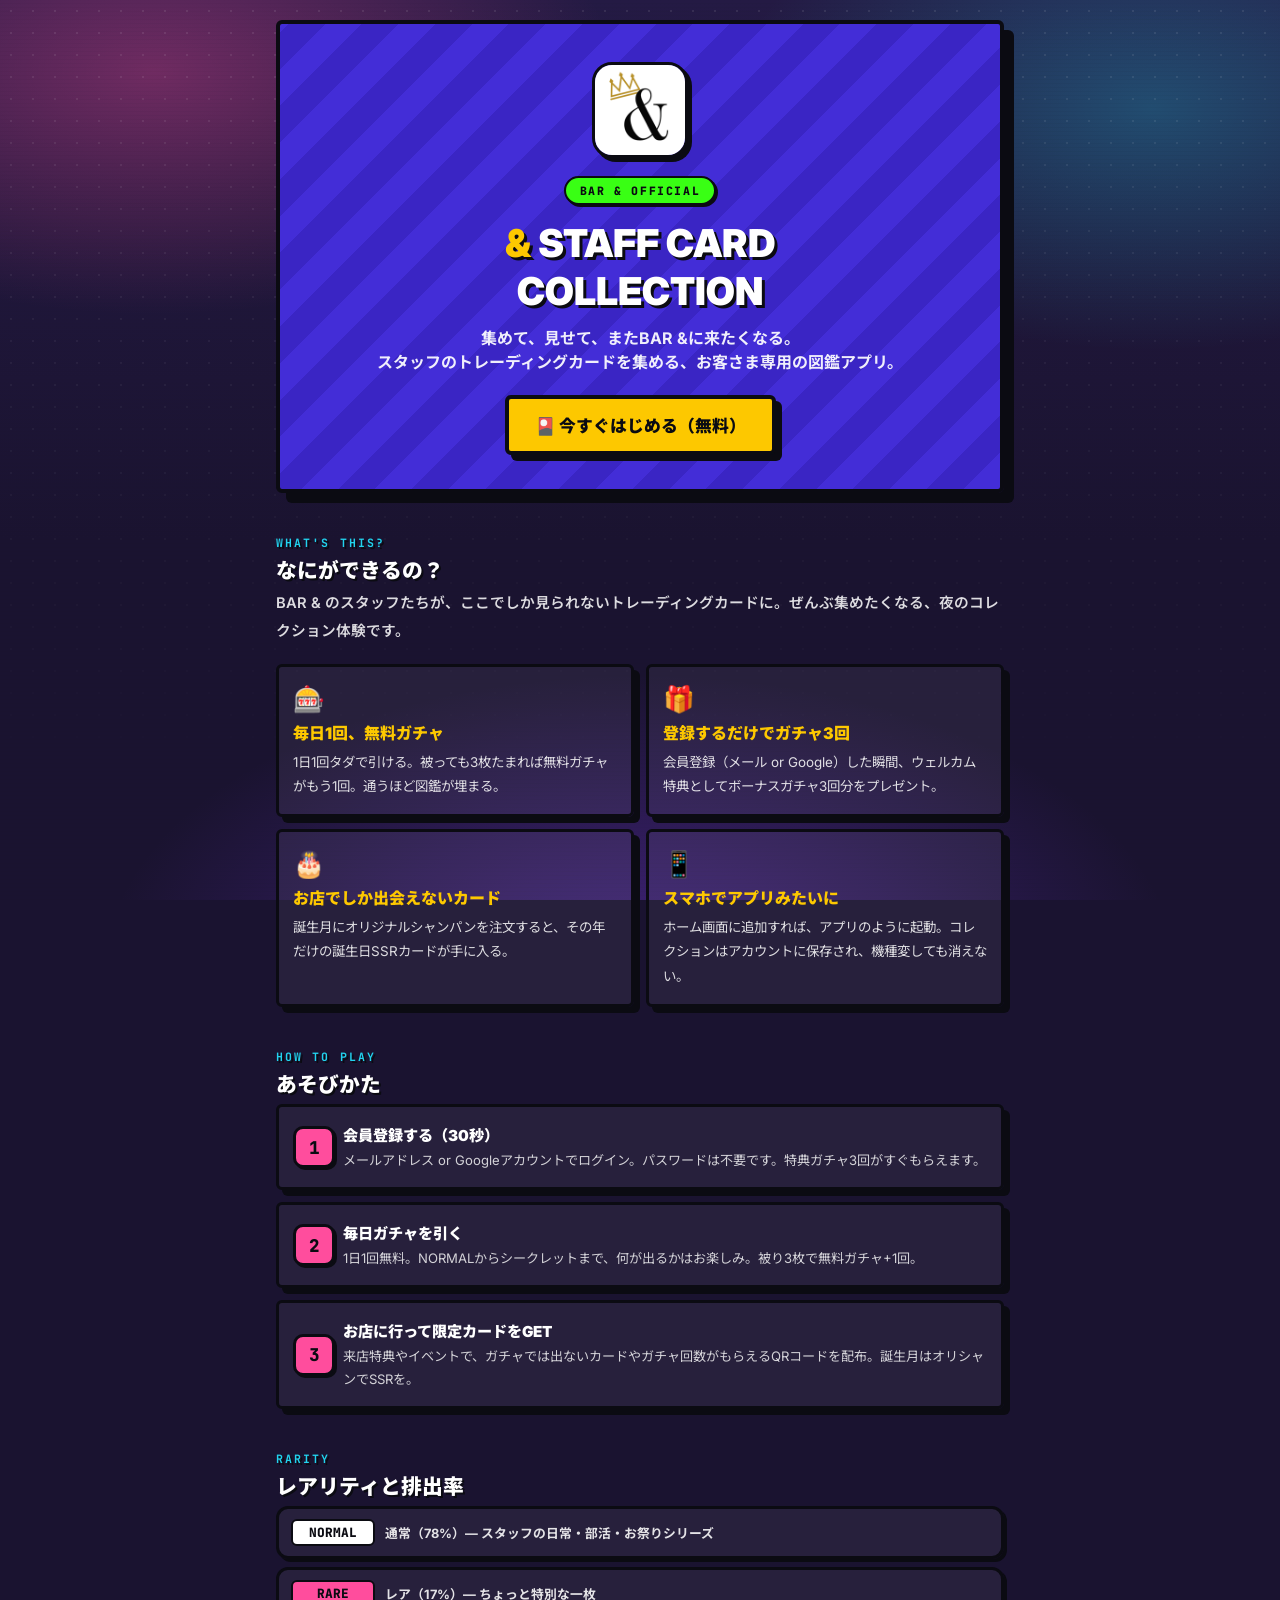
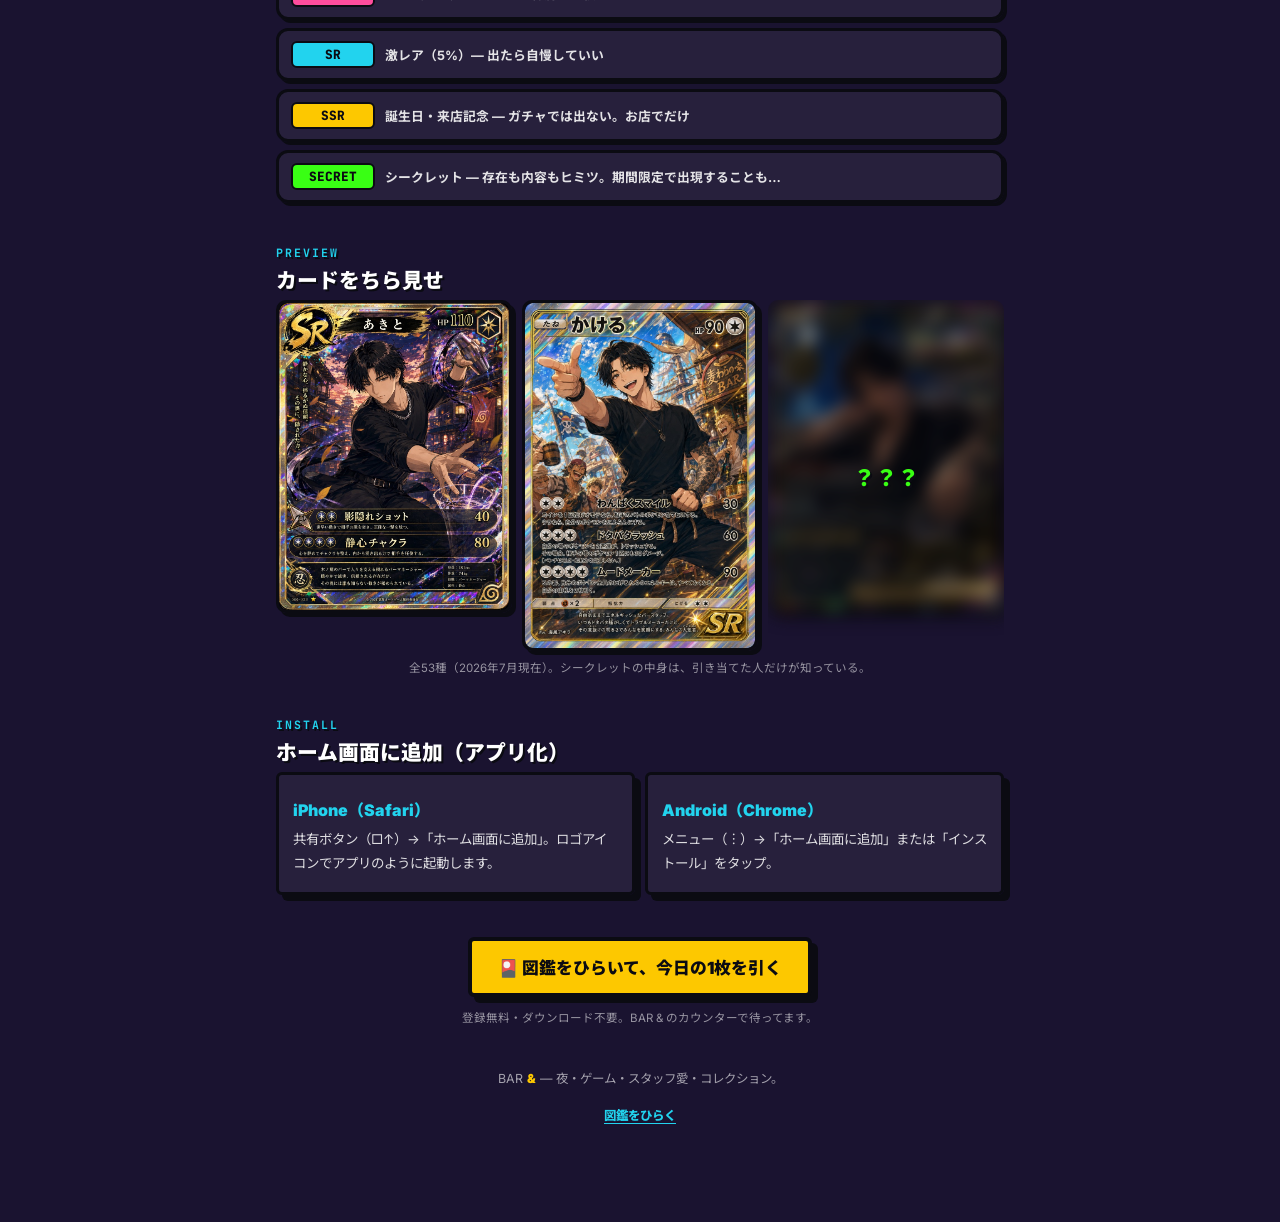
<file: about.html>
<!doctype html>
<html lang="ja">
  <head>
    <meta charset="UTF-8" />
    <meta name="viewport" content="width=device-width, initial-scale=1.0, viewport-fit=cover" />
    <meta name="theme-color" content="#1a1330" />
    <meta
      name="description"
      content="BAR & 公式「&スタッフカード図鑑」の紹介ページ。毎日1回無料ガチャでスタッフカードを集めよう。来店やイベントでしか手に入らない限定カードも。"
    />
    <title>&スタッフカード図鑑とは | BAR &amp;</title>

    <!-- OGP（LINE/Instagram/X でURLを共有した時の見え方） -->
    <meta property="og:type" content="website" />
    <meta property="og:site_name" content="BAR &amp;" />
    <meta property="og:title" content="&スタッフカード図鑑とは | BAR &amp;" />
    <meta property="og:description" content="毎日1回無料ガチャでBAR &のスタッフカードを集めよう。登録でガチャ3回プレゼント。来店限定カードも。" />
    <meta property="og:url" content="https://bar--cardcollection.pages.dev/about.html" />
    <meta property="og:image" content="https://bar--cardcollection.pages.dev/assets/icons/icon-512.png" />
    <meta name="twitter:card" content="summary" />

    <link rel="manifest" href="./manifest.webmanifest" />
    <link rel="icon" type="image/svg+xml" href="./assets/icons/icon.svg" />
    <link rel="apple-touch-icon" href="./assets/icons/apple-touch-icon.png" />

    <link rel="preconnect" href="https://fonts.googleapis.com" />
    <link rel="preconnect" href="https://fonts.gstatic.com" crossorigin />
    <link
      href="https://fonts.googleapis.com/css2?family=Inter:wght@400;600;700;800;900&family=JetBrains+Mono:wght@500;700;800&family=Noto+Sans+JP:wght@500;700;900&display=swap"
      rel="stylesheet"
    />
    <link rel="stylesheet" href="./styles.css" />
    <style>
      /* ===== 紹介ページ（LP）専用 ===== */
      .lp { max-width: 760px; margin: 0 auto; padding: 20px 16px 80px; }
      .lp section { margin-bottom: 42px; }

      /* ヒーロー */
      .lp-hero {
        text-align: center;
        background: repeating-linear-gradient(-45deg, var(--blue) 0 26px, #3a25c4 26px 52px);
        border: var(--bw) solid var(--ink);
        border-radius: var(--radius);
        box-shadow: var(--shadow-lg);
        padding: 38px 18px 34px;
      }
      .lp-hero__logo {
        width: 96px; height: 96px; border-radius: 20px;
        border: 3px solid var(--ink); box-shadow: 4px 4px 0 var(--ink);
        background: #fff; margin-bottom: 14px;
      }
      .lp-hero h1 {
        font-weight: 900; color: #fff; font-size: clamp(1.6rem, 6vw, 2.4rem);
        line-height: 1.25; margin: 0 0 10px; text-shadow: 3px 3px 0 var(--ink);
      }
      .lp-hero h1 .amp { color: var(--yellow); }
      .lp-hero p { color: rgba(255,255,255,.92); font-weight: 700; margin: 0 0 22px; }
      .lp-cta {
        display: inline-flex; align-items: center; gap: 8px;
        font-size: 1.05rem; font-weight: 900; color: var(--ink);
        background: var(--yellow); border: var(--bw) solid var(--ink);
        border-radius: var(--radius); box-shadow: var(--shadow);
        padding: 14px 26px; text-decoration: none;
        transition: transform .06s ease, box-shadow .06s ease;
      }
      .lp-cta:hover { transform: translate(-2px,-2px); box-shadow: var(--shadow-lg); }
      .lp-cta:active { transform: translate(3px,3px); box-shadow: 1px 1px 0 var(--ink); }
      .lp-cta--ghost { background: #fff; font-size: .9rem; padding: 10px 18px; }
      .lp-hero__badge {
        display: inline-block; font-family: var(--font-mono); font-weight: 800;
        font-size: .72rem; letter-spacing: .14em; color: var(--ink);
        background: var(--lime); border: 2px solid var(--ink); border-radius: 999px;
        padding: 5px 14px; margin-bottom: 14px; box-shadow: 2px 2px 0 var(--ink);
      }

      /* 見出し */
      .lp h2 {
        font-weight: 900; font-size: 1.3rem; color: #fff; margin: 0 0 6px;
        text-shadow: 2px 2px 0 var(--ink);
      }
      .lp h2 .eyebrow { display: block; color: var(--cyan); margin-bottom: 4px; }
      .lp .lead { color: rgba(255,255,255,.85); font-weight: 600; font-size: .92rem;
        line-height: 1.9; margin: 0 0 18px; }

      /* 特徴カード */
      .feat-grid { display: grid; grid-template-columns: 1fr; gap: 12px; }
      @media (min-width: 560px) { .feat-grid { grid-template-columns: 1fr 1fr; } }
      .feat {
        background: rgba(255,255,255,.06); border: 3px solid var(--ink);
        border-radius: var(--radius); box-shadow: var(--shadow); padding: 16px 14px;
      }
      .feat .f-icon { font-size: 1.6rem; }
      .feat h3 { color: var(--yellow); font-weight: 900; font-size: 1rem; margin: 6px 0; }
      .feat p { color: rgba(255,255,255,.85); font-size: .84rem; line-height: 1.8; margin: 0; }

      /* 遊び方ステップ */
      .steps { counter-reset: step; display: grid; gap: 12px; }
      .step {
        position: relative; padding: 16px 14px 16px 64px;
        background: rgba(255,255,255,.06); border: 3px solid var(--ink);
        border-radius: var(--radius); box-shadow: var(--shadow);
      }
      .step::before {
        counter-increment: step; content: counter(step);
        position: absolute; left: 14px; top: 50%; transform: translateY(-50%);
        width: 36px; height: 36px; display: grid; place-items: center;
        font-family: var(--font-mono); font-weight: 800; font-size: 1.1rem;
        color: var(--ink); background: var(--pink);
        border: 3px solid var(--ink); border-radius: 10px; box-shadow: 2px 2px 0 var(--ink);
      }
      .step h3 { color: #fff; font-weight: 900; font-size: .95rem; margin: 0 0 4px; }
      .step p { color: rgba(255,255,255,.8); font-size: .82rem; line-height: 1.7; margin: 0; }

      /* レアリティ表 */
      .rarity-list { display: grid; gap: 8px; }
      .rarity-row {
        display: flex; align-items: center; gap: 10px; flex-wrap: wrap;
        background: rgba(255,255,255,.06); border: 3px solid var(--ink);
        border-radius: 12px; box-shadow: 3px 3px 0 var(--ink); padding: 10px 12px;
      }
      .rarity-row .r-name {
        font-family: var(--font-mono); font-weight: 800; font-size: .8rem;
        color: var(--ink); border: 2px solid var(--ink); border-radius: 6px;
        padding: 3px 10px; min-width: 84px; text-align: center;
      }
      .r-NORMAL { background: #fff; }
      .r-RARE { background: var(--pink); }
      .r-SR { background: var(--cyan); }
      .r-SSR { background: var(--yellow); }
      .r-SECRET { background: var(--lime); }
      .rarity-row .r-desc { color: rgba(255,255,255,.88); font-size: .8rem; font-weight: 700; flex: 1; }

      /* カードショーケース */
      .showcase { display: grid; grid-template-columns: repeat(3, 1fr); gap: 10px; }
      .showcase img {
        width: 100%; border-radius: 10px; border: 3px solid var(--ink);
        box-shadow: 4px 4px 0 var(--ink); display: block;
      }
      .showcase .tease { position: relative; overflow: hidden; border-radius: 10px; }
      .showcase .tease img { filter: blur(8px) brightness(.5); }
      .showcase .tease::after {
        content: "？？？"; position: absolute; inset: 0; display: grid; place-items: center;
        color: var(--lime); font-weight: 900; font-size: 1.4rem; text-shadow: 2px 2px 0 var(--ink);
      }
      .caption { color: rgba(255,255,255,.55); font-size: .72rem; margin-top: 8px; text-align: center; }

      /* 夏限定バナー */
      .summer {
        background: linear-gradient(120deg, var(--lime), var(--cyan));
        border: var(--bw) solid var(--ink); border-radius: var(--radius);
        box-shadow: var(--shadow); padding: 18px 16px; color: var(--ink);
      }
      .summer h2 { color: var(--ink); text-shadow: none; }
      .summer p { font-weight: 700; font-size: .88rem; line-height: 1.8; margin: 0; }

      /* インストール手順 */
      .install { display: grid; gap: 10px; }
      @media (min-width: 560px) { .install { grid-template-columns: 1fr 1fr; } }
      .install .feat h3 { color: var(--cyan); }

      .lp-foot { text-align: center; color: rgba(255,255,255,.6); font-size: .78rem; line-height: 2; }
      .lp-foot .amp { color: var(--yellow); font-weight: 900; }
    </style>
  </head>
  <body>
    <div class="bg-fx" aria-hidden="true"></div>
    <div class="scanlines" aria-hidden="true"></div>

    <main class="lp">
      <!-- ================= HERO ================= -->
      <section class="lp-hero">
        <img class="lp-hero__logo" src="./assets/icons/icon-192.png" alt="BAR & ロゴ" width="96" height="96" />
        <div><span class="lp-hero__badge">BAR &amp; OFFICIAL</span></div>
        <h1><span class="amp">&amp;</span> STAFF CARD<br />COLLECTION</h1>
        <p>集めて、見せて、またBAR &amp;に来たくなる。<br />スタッフのトレーディングカードを集める、お客さま専用の図鑑アプリ。</p>
        <a class="lp-cta" href="./index.html">🎴 今すぐはじめる（無料）</a>
      </section>

      <!-- ================= 特徴 ================= -->
      <section>
        <h2><span class="eyebrow">What's this?</span>なにができるの？</h2>
        <p class="lead">BAR &amp; のスタッフたちが、ここでしか見られないトレーディングカードに。ぜんぶ集めたくなる、夜のコレクション体験です。</p>
        <div class="feat-grid">
          <div class="feat"><span class="f-icon">🎰</span><h3>毎日1回、無料ガチャ</h3><p>1日1回タダで引ける。被っても3枚たまれば無料ガチャがもう1回。通うほど図鑑が埋まる。</p></div>
          <div class="feat"><span class="f-icon">🎁</span><h3>登録するだけでガチャ3回</h3><p>会員登録（メール or Google）した瞬間、ウェルカム特典としてボーナスガチャ3回分をプレゼント。</p></div>
          <div class="feat"><span class="f-icon">🎂</span><h3>お店でしか出会えないカード</h3><p>誕生月にオリジナルシャンパンを注文すると、その年だけの誕生日SSRカードが手に入る。</p></div>
          <div class="feat"><span class="f-icon">📱</span><h3>スマホでアプリみたいに</h3><p>ホーム画面に追加すれば、アプリのように起動。コレクションはアカウントに保存され、機種変しても消えない。</p></div>
        </div>
      </section>

      <!-- ================= 遊び方 ================= -->
      <section>
        <h2><span class="eyebrow">How to play</span>あそびかた</h2>
        <div class="steps">
          <div class="step"><h3>会員登録する（30秒）</h3><p>メールアドレス or Googleアカウントでログイン。パスワードは不要です。特典ガチャ3回がすぐもらえます。</p></div>
          <div class="step"><h3>毎日ガチャを引く</h3><p>1日1回無料。NORMALからシークレットまで、何が出るかはお楽しみ。被り3枚で無料ガチャ+1回。</p></div>
          <div class="step"><h3>お店に行って限定カードをGET</h3><p>来店特典やイベントで、ガチャでは出ないカードやガチャ回数がもらえるQRコードを配布。誕生月はオリシャンでSSRを。</p></div>
        </div>
      </section>

      <!-- ================= レアリティ ================= -->
      <section>
        <h2><span class="eyebrow">Rarity</span>レアリティと排出率</h2>
        <div class="rarity-list">
          <div class="rarity-row"><span class="r-name r-NORMAL">NORMAL</span><span class="r-desc">通常（78%）— スタッフの日常・部活・お祭りシリーズ</span></div>
          <div class="rarity-row"><span class="r-name r-RARE">RARE</span><span class="r-desc">レア（17%）— ちょっと特別な一枚</span></div>
          <div class="rarity-row"><span class="r-name r-SR">SR</span><span class="r-desc">激レア（5%）— 出たら自慢していい</span></div>
          <div class="rarity-row"><span class="r-name r-SSR">SSR</span><span class="r-desc">誕生日・来店記念 — ガチャでは出ない。お店でだけ</span></div>
          <div class="rarity-row"><span class="r-name r-SECRET">SECRET</span><span class="r-desc">シークレット — 存在も内容もヒミツ。期間限定で出現することも…</span></div>
        </div>
      </section>

      <!-- ================= カードちら見せ ================= -->
      <section>
        <h2><span class="eyebrow">Preview</span>カードをちら見せ</h2>
        <div class="showcase">
          <img src="./assets/cards/akito-sr01.jpg" alt="あきとのSRカード" loading="lazy" />
          <img src="./assets/cards/kakeru-sr01.jpg" alt="かけるのSRカード" loading="lazy" />
          <div class="tease"><img src="./assets/cards/yuta-secret01.jpg" alt="シークレットカード（内容はヒミツ）" loading="lazy" /></div>
        </div>
        <p class="caption">全53種（2026年7月現在）。シークレットの中身は、引き当てた人だけが知っている。</p>
      </section>

      <!-- ================= 夏限定 ================= -->
      <section class="summer">
        <h2>🌴 夏限定カード、出現中！（7・8月だけ）</h2>
        <p>夏祭り・花火・ビーチをテーマにした夏限定カード<b>全10種</b>が、7月・8月の間だけ通常ガチャに追加中。夏のシークレットはSRと同じ確率で出現。9月になると出なくなるので、この夏のうちに引いておこう。</p>
      </section>

      <!-- ================= アプリ化 ================= -->
      <section>
        <h2><span class="eyebrow">Install</span>ホーム画面に追加（アプリ化）</h2>
        <div class="install">
          <div class="feat"><h3>iPhone（Safari）</h3><p>共有ボタン（□↑）→「ホーム画面に追加」。ロゴアイコンでアプリのように起動します。</p></div>
          <div class="feat"><h3>Android（Chrome）</h3><p>メニュー（︙）→「ホーム画面に追加」または「インストール」をタップ。</p></div>
        </div>
      </section>

      <!-- ================= CTA ================= -->
      <section style="text-align:center">
        <a class="lp-cta" href="./index.html">🎴 図鑑をひらいて、今日の1枚を引く</a>
        <p class="caption" style="margin-top:12px">登録無料・ダウンロード不要。BAR &amp; のカウンターで待ってます。</p>
      </section>

      <footer class="lp-foot">
        <p>BAR <span class="amp">&amp;</span> — 夜・ゲーム・スタッフ愛・コレクション。</p>
        <p><a class="foot-link" href="./index.html">図鑑をひらく</a></p>
      </footer>
    </main>

    <script>
      // 夏限定バナーは7・8月だけ表示（期間外は自動で非表示＝文言が古くならない）
      (function () {
        var m = new Date().getMonth() + 1;
        if (m !== 7 && m !== 8) {
          var el = document.querySelector(".summer");
          if (el) el.style.display = "none";
        }
      })();
    </script>
  </body>
</html>
</file>
<file: styles.css>
/* =========================================================================
 * BAR & — STAFF CARD COLLECTION
 * Neobrutalism × 夜のBAR / スマホファースト
 * 参考トークン: typeui.sh neobrutalism (DESIGN.md)
 *   primary #FDC800 / secondary #432DD7 / Inter + JetBrains Mono
 * ========================================================================= */

:root {
  /* --- Neobrutalism ベーストークン --- */
  --ink: #0b0b12;            /* 太い黒線・影の色 */
  --paper: #fbfbf9;          /* 明るいサーフェス */
  --yellow: #fdc800;         /* primary */
  --blue: #432dd7;           /* secondary */
  --green: #16a34a;
  --orange: #d97706;
  --red: #dc2626;
  --pink: #ff4d9d;
  --cyan: #22d3ee;
  --purple: #7c3aed;
  --lime: #39ff14;

  /* --- 夜の背景 --- */
  --night-0: #1a1330;
  --night-1: #241a44;
  --night-txt: #f6f1ff;
  --night-muted: rgba(246, 241, 255, 0.66);

  /* --- 枠・影・角 --- */
  --bw: 3px;                       /* border width（モバイル） */
  --radius: 6px;                   /* 角ばり控えめ */
  --shadow: 5px 5px 0 var(--ink);
  --shadow-lg: 8px 8px 0 var(--ink);

  /* --- フォント --- */
  --font-sans: "Inter", ui-sans-serif, system-ui, -apple-system,
    "Hiragino Kaku Gothic ProN", "Yu Gothic", "Noto Sans JP", sans-serif;
  --font-mono: "JetBrains Mono", ui-monospace, "SFMono-Regular", Menlo, monospace;
}

/* larger frame weights on wider screens */
@media (min-width: 700px) {
  :root {
    --bw: 4px;
    --shadow: 6px 6px 0 var(--ink);
    --shadow-lg: 10px 10px 0 var(--ink);
  }
}

* { box-sizing: border-box; }

html { -webkit-text-size-adjust: 100%; }

body {
  margin: 0;
  min-height: 100dvh;
  font-family: var(--font-sans);
  color: var(--night-txt);
  background: var(--night-0);
  overflow-x: hidden;
  -webkit-font-smoothing: antialiased;
  text-rendering: optimizeLegibility;
}

/* ---------- 夜のネオン背景（画像なし・CSSのみ） ---------- */
.bg-fx {
  position: fixed;
  inset: 0;
  z-index: -2;
  background:
    radial-gradient(60% 45% at 12% 8%, rgba(255, 77, 157, 0.35), transparent 60%),
    radial-gradient(55% 45% at 90% 12%, rgba(34, 211, 238, 0.28), transparent 60%),
    radial-gradient(70% 55% at 50% 108%, rgba(124, 58, 237, 0.4), transparent 60%),
    linear-gradient(180deg, var(--night-1), var(--night-0) 60%);
}
.bg-fx::after {
  /* ドットグリッド（雑誌・トレカ台紙っぽさ） */
  content: "";
  position: absolute;
  inset: 0;
  background-image: radial-gradient(rgba(255, 255, 255, 0.09) 1.4px, transparent 1.4px);
  background-size: 22px 22px;
  mask-image: linear-gradient(180deg, #000 0%, transparent 90%);
}

/* うっすらスキャンライン（ゲーム画面っぽさ） */
.scanlines {
  position: fixed;
  inset: 0;
  z-index: -1;
  pointer-events: none;
  background: repeating-linear-gradient(
    180deg,
    rgba(0, 0, 0, 0) 0 3px,
    rgba(0, 0, 0, 0.05) 3px 4px
  );
  mix-blend-mode: multiply;
  opacity: 0.5;
}

/* ---------- レイアウト（中央寄せ） ---------- */
.shell {
  width: 100%;
  max-width: 1120px;
  margin: 0 auto;
  padding: 18px 14px 64px;
}
@media (min-width: 700px) {
  .shell { padding: 40px 24px 96px; }
}

/* =========================================================================
 * 共通パーツ
 * ========================================================================= */

/* --- ボタン（押し込み感つき） --- */
.btn {
  display: inline-flex;
  align-items: center;
  justify-content: center;
  gap: 8px;
  font-family: var(--font-sans);
  font-weight: 800;
  font-size: 1rem;
  line-height: 1.1;
  color: var(--ink);
  background: var(--yellow);
  border: var(--bw) solid var(--ink);
  border-radius: var(--radius);
  box-shadow: var(--shadow);
  padding: 12px 18px;
  cursor: pointer;
  transition: transform 0.06s ease, box-shadow 0.06s ease, background 0.15s;
  -webkit-tap-highlight-color: transparent;
  touch-action: manipulation;
}
.btn:hover { transform: translate(-2px, -2px); box-shadow: var(--shadow-lg); }
.btn:active { transform: translate(3px, 3px); box-shadow: 1px 1px 0 var(--ink); }
.btn:focus-visible { outline: 3px solid var(--cyan); outline-offset: 3px; }
.btn--blue { background: var(--blue); color: #fff; }
.btn--ghost { background: var(--paper); }

/* ラベル（モノ・大文字） */
.eyebrow {
  font-family: var(--font-mono);
  font-weight: 700;
  font-size: 0.72rem;
  letter-spacing: 0.18em;
  text-transform: uppercase;
}

/* =========================================================================
 * HERO
 * ========================================================================= */
.hero {
  position: relative;
  border: var(--bw) solid var(--ink);
  border-radius: calc(var(--radius) + 4px);
  background: var(--blue);
  box-shadow: var(--shadow-lg);
  padding: 22px 18px 26px;
  overflow: hidden;
}
.hero::before {
  /* 斜めのステッカーストライプ */
  content: "";
  position: absolute;
  inset: 0;
  background: repeating-linear-gradient(
    45deg,
    rgba(255, 255, 255, 0.06) 0 14px,
    rgba(255, 255, 255, 0) 14px 28px
  );
  pointer-events: none;
}
.hero__inner { position: relative; }

.hero__eyebrow {
  display: inline-block;
  background: var(--lime);
  color: var(--ink);
  border: var(--bw) solid var(--ink);
  border-radius: 999px;
  padding: 5px 12px;
  margin: 0 0 14px;
}

.hero__title {
  margin: 0;
  font-weight: 900;
  font-size: clamp(2rem, 8.5vw, 3.6rem);
  line-height: 0.98;
  letter-spacing: -0.01em;
  color: #fff;
  text-shadow: 4px 4px 0 var(--ink);
}
.hero__title .amp {
  display: inline-block;
  background: var(--yellow);
  color: var(--ink);
  padding: 0 0.12em;
  margin-right: 0.08em;
  border: var(--bw) solid var(--ink);
  border-radius: var(--radius);
  transform: rotate(-3deg);
  text-shadow: none;
}
.hero__subtitle {
  margin: 16px 0 22px;
  font-size: 1rem;
  font-weight: 700;
  color: rgba(255, 255, 255, 0.92);
  max-width: 34ch;
}

/* ガチャボタン */
.gacha {
  width: 100%;
  font-size: 1.15rem;
  padding: 16px 20px;
  background: var(--yellow);
  box-shadow: 6px 6px 0 var(--ink);
}
@media (min-width: 560px) {
  .gacha { width: auto; }
}
.gacha .gacha__icon { font-size: 1.3em; }
.gacha__note {
  margin: 12px 2px 0;
  font-size: 0.78rem;
  color: rgba(255, 255, 255, 0.78);
}

/* --- ガチャ状態パネル（引ける回数・被りメーター） --- */
.gacha-status {
  margin-top: 14px;
}
.gacha-status .gs-season {
  font-family: var(--font-mono);
  font-weight: 800;
  font-size: 0.74rem;
  color: var(--ink);
  background: linear-gradient(90deg, var(--lime), var(--cyan));
  border: 2px solid var(--ink);
  border-radius: 8px;
  padding: 6px 10px;
  margin-bottom: 10px;
  box-shadow: 3px 3px 0 var(--ink);
}
.gacha-status .gs-row {
  display: flex;
  flex-wrap: wrap;
  gap: 8px;
  margin-bottom: 10px;
}
.gacha-status .gs-pill {
  font-family: var(--font-mono);
  font-weight: 800;
  font-size: 0.72rem;
  color: var(--ink);
  background: rgba(255, 255, 255, 0.72);
  border: 2px solid var(--ink);
  border-radius: 999px;
  padding: 5px 11px;
}
.gacha-status .gs-pill.on {
  background: var(--lime);
}
.gacha-status .gs-pill.big {
  background: var(--yellow);
}
.gacha-status .gs-dupe .gs-dupe-label {
  font-size: 0.74rem;
  font-weight: 700;
  color: #fff;
  margin-bottom: 5px;
}
.gacha-status .gs-dupe .gs-dupe-label b {
  color: var(--yellow);
}
.gacha-status .gs-bar {
  height: 12px;
  border: 2px solid var(--ink);
  border-radius: 999px;
  background: rgba(0, 0, 0, 0.35);
  overflow: hidden;
}
.gacha-status .gs-bar span {
  display: block;
  height: 100%;
  background: repeating-linear-gradient(
    45deg,
    var(--pink) 0 8px,
    var(--yellow) 8px 16px
  );
  transition: width 0.35s ease;
}
.gacha:disabled {
  opacity: 0.55;
  cursor: not-allowed;
  filter: grayscale(0.5);
}
.gacha:disabled:hover {
  transform: none;
  box-shadow: 6px 6px 0 var(--ink);
}

/* --- デモ操作（体験版のみ） --- */
.demo-controls {
  margin-top: 18px;
  display: flex;
  flex-wrap: wrap;
  align-items: center;
  justify-content: center;
  gap: 8px;
}
.demo-controls__label {
  font-family: var(--font-mono);
  font-weight: 800;
  font-size: 0.62rem;
  letter-spacing: 0.14em;
  color: var(--night-muted);
}
.btn.demo-btn {
  font-size: 0.72rem;
  font-weight: 700;
  padding: 7px 12px;
  background: rgba(255, 255, 255, 0.9);
  box-shadow: 3px 3px 0 var(--ink);
}
.btn.demo-btn:active {
  box-shadow: 1px 1px 0 var(--ink);
}

/* =========================================================================
 * STATS
 * ========================================================================= */
.stats {
  display: grid;
  grid-template-columns: repeat(3, 1fr);
  gap: 10px;
  margin-top: 18px;
}
.stat {
  border: var(--bw) solid var(--ink);
  border-radius: var(--radius);
  box-shadow: var(--shadow);
  background: var(--paper);
  color: var(--ink);
  padding: 12px 10px;
  text-align: center;
}
.stat:nth-child(1) { background: var(--yellow); }
.stat:nth-child(2) { background: var(--cyan); }
.stat:nth-child(3) { background: var(--pink); }
.stat__label {
  font-family: var(--font-mono);
  font-weight: 700;
  font-size: 0.62rem;
  letter-spacing: 0.12em;
  text-transform: uppercase;
  opacity: 0.85;
}
.stat__value {
  margin-top: 4px;
  font-weight: 900;
  font-size: clamp(1.15rem, 5.5vw, 1.7rem);
  line-height: 1;
}
.stat__sub { font-size: 0.66rem; font-weight: 700; opacity: 0.75; }

/* =========================================================================
 * FILTERS
 * ========================================================================= */
.section-head {
  display: flex;
  align-items: baseline;
  justify-content: space-between;
  gap: 10px;
  margin: 30px 2px 12px;
}
.section-head h2 {
  margin: 0;
  font-weight: 900;
  font-size: 1.15rem;
  color: #fff;
}
.section-head .eyebrow { color: var(--night-muted); }

.filters {
  display: flex;
  flex-wrap: wrap;
  gap: 8px;
}
.chip {
  font-family: var(--font-mono);
  font-weight: 700;
  font-size: 0.8rem;
  letter-spacing: 0.04em;
  color: var(--ink);
  background: var(--paper);
  border: var(--bw) solid var(--ink);
  border-radius: 999px;
  box-shadow: 3px 3px 0 var(--ink);
  padding: 8px 14px;
  cursor: pointer;
  transition: transform 0.06s ease, box-shadow 0.06s ease;
  -webkit-tap-highlight-color: transparent;
}
.chip:hover { transform: translate(-1px, -1px); box-shadow: 4px 4px 0 var(--ink); }
.chip:active { transform: translate(2px, 2px); box-shadow: 1px 1px 0 var(--ink); }
.chip:focus-visible { outline: 3px solid var(--cyan); outline-offset: 3px; }
.chip .chip__count {
  margin-left: 6px;
  font-size: 0.72em;
  opacity: 0.7;
}
.chip[aria-pressed="true"] {
  background: var(--ink);
  color: var(--yellow);
  transform: translate(2px, 2px);
  box-shadow: 1px 1px 0 var(--ink);
}
/* アクティブ時のレアリティ色付け */
.chip[data-filter="RARE"][aria-pressed="true"] { color: var(--pink); }
.chip[data-filter="SR"][aria-pressed="true"] { color: var(--cyan); }
.chip[data-filter="SSR"][aria-pressed="true"] { color: var(--yellow); }
.chip[data-filter="SECRET"][aria-pressed="true"] { color: var(--lime); }
.chip[data-filter="LIMITED"][aria-pressed="true"] { color: var(--lime); }

/* =========================================================================
 * COLLECTION GRID
 * ========================================================================= */
.grid {
  display: grid;
  grid-template-columns: repeat(2, 1fr);
  gap: 12px;
  margin-top: 14px;
}
@media (min-width: 560px) { .grid { grid-template-columns: repeat(3, 1fr); gap: 16px; } }
@media (min-width: 860px) { .grid { grid-template-columns: repeat(4, 1fr); } }

.grid__empty {
  grid-column: 1 / -1;
  text-align: center;
  color: var(--night-muted);
  font-weight: 700;
  padding: 40px 0;
}

/* =========================================================================
 * カード外枠（共通）
 * ここが「画像が無くても集めたくなる」枠のデザイン
 * ========================================================================= */
.card {
  /* レアリティ別変数のデフォルト（NORMAL） */
  --face: linear-gradient(160deg, #ffffff, #e9e9ea);
  --face-tx: #0b0b12;
  --accent: #1c293c;
  --chip-bg: #e6e6e6;
  --chip-tx: #0b0b12;
  --glow: rgba(255, 255, 255, 0.16);

  position: relative;
  display: block;
  width: 100%;
  aspect-ratio: 5 / 7;
  padding: 0;
  border: var(--bw) solid var(--ink);
  border-radius: 10px;
  background: var(--face);
  color: var(--face-tx);
  box-shadow: var(--shadow), 0 0 0 0 var(--glow);
  cursor: pointer;
  overflow: hidden;
  text-align: left;
  font-family: inherit;
  transition: transform 0.09s ease, box-shadow 0.09s ease;
  -webkit-tap-highlight-color: transparent;
}
.card:hover {
  transform: translate(-3px, -3px) rotate(-0.6deg);
  box-shadow: var(--shadow-lg), 0 0 26px var(--glow);
}
.card:active { transform: translate(2px, 2px); box-shadow: 2px 2px 0 var(--ink); }
.card:focus-visible { outline: 3px solid var(--cyan); outline-offset: 3px; }

.card__frame {
  position: relative;
  display: flex;
  flex-direction: column;
  height: 100%;
  padding: 7px;
  gap: 6px;
}

/* 上部：レアリティラベル + No. */
.card__top {
  display: flex;
  align-items: center;
  justify-content: space-between;
  gap: 6px;
}
.card__rarity {
  font-family: var(--font-mono);
  font-weight: 800;
  font-size: 0.72rem;
  letter-spacing: 0.06em;
  color: var(--chip-tx);
  background: var(--chip-bg);
  border: 2px solid var(--ink);
  border-radius: 4px;
  padding: 3px 7px;
}
.card__no {
  font-family: var(--font-mono);
  font-weight: 800;
  font-size: 0.66rem;
  color: var(--face-tx);
  opacity: 0.85;
}

/* 中央：画像枠 */
.card__image {
  position: relative;
  flex: 1;
  min-height: 0;
  border: 2px solid var(--ink);
  border-radius: 6px;
  background:
    repeating-linear-gradient(45deg, rgba(0, 0, 0, 0.05) 0 8px, rgba(0, 0, 0, 0) 8px 16px),
    var(--accent);
  overflow: hidden;
  display: flex;
  align-items: center;
  justify-content: center;
}
.card__image img {
  width: 100%;
  height: 100%;
  object-fit: cover;
  display: block;
}
.card__placeholder {
  text-align: center;
  padding: 6px;
  color: #fff;
  mix-blend-mode: difference;
}
.card__placeholder .ph-mark {
  font-size: 1.6rem;
  line-height: 1;
  display: block;
}
.card__placeholder .ph-text {
  margin-top: 6px;
  font-family: var(--font-mono);
  font-weight: 800;
  font-size: 0.56rem;
  letter-spacing: 0.1em;
}

/* 属性バッジ（画像枠の上に重ねる） */
.card__attr {
  position: absolute;
  top: 6px;
  left: 6px;
  font-family: var(--font-mono);
  font-weight: 800;
  font-size: 0.58rem;
  letter-spacing: 0.04em;
  color: var(--ink);
  background: #fff;
  border: 2px solid var(--ink);
  border-radius: 4px;
  padding: 2px 6px;
}

/* 本文 */
.card__body { display: flex; flex-direction: column; gap: 3px; }
.card__name {
  margin: 0;
  font-weight: 900;
  font-size: 1.02rem;
  line-height: 1.05;
  letter-spacing: 0.01em;
}
.card__variant {
  display: inline-block;
  vertical-align: middle;
  font-family: var(--font-mono);
  font-weight: 800;
  font-size: 0.5rem;
  letter-spacing: 0.02em;
  color: var(--ink);
  background: rgba(255, 255, 255, 0.72);
  border: 1.5px solid var(--ink);
  border-radius: 3px;
  padding: 1px 4px;
  transform: translateY(-1px);
}
.card__catch {
  margin: 0;
  font-size: 0.62rem;
  font-weight: 700;
  line-height: 1.3;
  opacity: 0.82;
}

/* --- フルアート（完成カード画像を全面表示） --- */
.card__cover {
  position: absolute;
  inset: 0;
  z-index: 3;
  overflow: hidden;
  border-radius: 8px;
}
.card__cover-img {
  width: 100%;
  height: 100%;
  object-fit: cover;
  display: block;
}
/* 画像の上に小さくレアリティ / No. を重ねて図鑑の統一感を出す */
.card__badge {
  position: absolute;
  z-index: 2;
  font-family: var(--font-mono);
  font-weight: 800;
  font-size: 0.6rem;
  letter-spacing: 0.04em;
  color: #fff;
  background: var(--ink);
  border: 2px solid #fff;
  border-radius: 4px;
  padding: 2px 6px;
}
.card__badge--rarity { top: 6px; left: 6px; color: var(--yellow); }
.card__badge--no { top: 6px; right: 6px; }
.card--RARE .card__badge--rarity { color: var(--pink); }
.card--SR .card__badge--rarity { color: var(--cyan); }
.card--SSR .card__badge--rarity { color: var(--yellow); }
.card--SECRET .card__badge--rarity { color: var(--lime); }
/* 期間限定（夏カード等）バッジ：左下に目立つライム */
.card__badge--season {
  top: auto;
  bottom: 6px;
  left: 6px;
  color: var(--ink);
  background: var(--lime);
  border-color: var(--ink);
}
/* 未所持のフルアートは暗転（LOCKEDオーバーレイは上に残す） */
.card.is-locked .card__cover { filter: grayscale(0.9) brightness(0.42); }
/* 未所持SECRETのフルアートは強めに隠して「秘密」を保つ */
.card.is-locked.card--SECRET .card__cover { filter: grayscale(1) brightness(0.28) blur(3px); }

/* 下部：スキル */
.card__skill {
  border: 2px solid var(--ink);
  border-radius: 5px;
  background: rgba(255, 255, 255, 0.55);
  padding: 5px 6px;
}
.card__skill-name {
  display: inline-block;
  font-weight: 900;
  font-size: 0.72rem;
  color: var(--ink);
}
.card__skill-name::before { content: "◆ "; opacity: 0.7; }
.card__skill-desc {
  margin: 2px 0 0;
  font-size: 0.58rem;
  font-weight: 600;
  line-height: 1.32;
  color: #1a1a1a;
  display: -webkit-box;
  -webkit-line-clamp: 2;
  -webkit-box-orient: vertical;
  overflow: hidden;
}

/* フッター：BAR & ロゴ風テキスト */
.card__foot {
  display: flex;
  align-items: center;
  justify-content: space-between;
}
.card__logo {
  font-weight: 900;
  font-size: 0.66rem;
  letter-spacing: 0.02em;
  color: var(--face-tx);
}
.card__logo .amp {
  display: inline-block;
  background: var(--ink);
  color: var(--yellow);
  border-radius: 3px;
  padding: 0 3px;
  margin-left: 1px;
}
.card__foot .card__seal {
  font-family: var(--font-mono);
  font-size: 0.56rem;
  font-weight: 800;
  opacity: 0.7;
}

/* =========================================================================
 * レアリティ別デザイン
 * ========================================================================= */

/* --- NORMAL：白・グレー・黒（デフォルト値を使用） --- */

/* --- RARE：黄色・ピンク（誕生日・イベント感） --- */
.card--RARE {
  --face: linear-gradient(150deg, #ffe14d 0%, #ffb03a 45%, #ff5fae 100%);
  --face-tx: #3a0a24;
  --accent: #ff8fc6;
  --chip-bg: #ff4d9d;
  --chip-tx: #fff;
  --glow: rgba(255, 120, 190, 0.55);
}
.card--RARE .card__image::after {
  /* 紙吹雪ドット */
  content: "";
  position: absolute;
  inset: 0;
  background-image:
    radial-gradient(#fff 2px, transparent 3px),
    radial-gradient(#ffe14d 2px, transparent 3px);
  background-size: 26px 26px, 34px 34px;
  background-position: 0 0, 12px 16px;
  opacity: 0.55;
  mix-blend-mode: screen;
}
.card--RARE .card__skill { background: rgba(255, 255, 255, 0.72); }

/* --- SR：青・紫（斜めライン・ステッカー感） --- */
.card--SR {
  --face: linear-gradient(150deg, #4b4bff 0%, #6a2ede 55%, #9b2bff 100%);
  --face-tx: #ffffff;
  --accent: #2a2a8f;
  --chip-bg: #22d3ee;
  --chip-tx: #06283a;
  --glow: rgba(90, 100, 255, 0.6);
}
.card--SR .card__catch { opacity: 0.9; }
.card--SR .card__skill { background: rgba(255, 255, 255, 0.85); }
.card--SR .card__skill-desc { color: #1a1a1a; }
.card--SR::before {
  /* 斜めのホロっぽいライン */
  content: "";
  position: absolute;
  inset: 0;
  background: repeating-linear-gradient(
    115deg,
    rgba(255, 255, 255, 0.14) 0 6px,
    rgba(255, 255, 255, 0) 6px 22px
  );
  pointer-events: none;
  z-index: 1;
}
.card--SR .card__attr { background: var(--cyan); }

/* --- SSR：金・黒・赤（かなり派手／王冠・星・シャンパン） --- */
.card--SSR {
  --face: linear-gradient(150deg, #ffe07a 0%, #f0b400 45%, #c98a00 100%);
  --face-tx: #2a1c00;
  --accent: #1a1206;
  --chip-bg: #0b0b12;
  --chip-tx: #fdc800;
  --glow: rgba(255, 200, 0, 0.7);
}
.card--SSR .card__skill { background: rgba(255, 255, 255, 0.72); }
.card--SSR .card__rarity {
  background: linear-gradient(90deg, #c9161c, #ff3b30);
  color: #fff;
  border-color: var(--ink);
}
/* 王冠マーク（CSSのみ・No.横） */
.card--SSR .card__top::after {
  content: "♛";
  position: absolute;
  top: 4px;
  right: 40px;
  font-size: 0.9rem;
  color: #b8860b;
  text-shadow: 1px 1px 0 rgba(0, 0, 0, 0.25);
}
/* 星の装飾＆シャンパンの泡っぽい光沢 */
.card--SSR .card__image::after {
  content: "★";
  position: absolute;
  right: 6px;
  bottom: 4px;
  font-size: 1.5rem;
  color: var(--yellow);
  text-shadow: 0 0 8px rgba(255, 210, 0, 0.9), 1px 1px 0 var(--ink);
}
.card--SSR .card__image {
  background:
    radial-gradient(circle at 30% 20%, rgba(255, 255, 255, 0.35), transparent 40%),
    radial-gradient(circle at 70% 80%, rgba(255, 220, 120, 0.4), transparent 45%),
    var(--accent);
}
/* きらめきスイープ */
.card--SSR::after {
  content: "";
  position: absolute;
  top: -60%;
  left: -30%;
  width: 40%;
  height: 220%;
  background: linear-gradient(90deg, transparent, rgba(255, 255, 255, 0.55), transparent);
  transform: rotate(18deg);
  animation: sheen 4.5s ease-in-out infinite;
  pointer-events: none;
  z-index: 2;
}

/* --- SECRET：黒・紫・蛍光グリーン（グリッチ・伏せ字） --- */
.card--SECRET {
  --face: linear-gradient(160deg, #160d24 0%, #241436 60%, #0e0a1c 100%);
  --face-tx: #eafbe7;
  --accent: #0e0a1c;
  --chip-bg: #39ff14;
  --chip-tx: #06210a;
  --glow: rgba(57, 255, 20, 0.55);
}
.card--SECRET .card__rarity {
  animation: glitch-chip 2.4s steps(2) infinite;
}
.card--SECRET .card__name {
  color: var(--lime);
  text-shadow: 1.5px 0 var(--pink), -1.5px 0 var(--cyan);
  animation: glitch-text 3s steps(3) infinite;
}
.card--SECRET .card__catch { color: rgba(234, 251, 231, 0.8); }
.card--SECRET .card__skill {
  background: rgba(57, 255, 20, 0.12);
  border-color: var(--lime);
}
.card--SECRET .card__skill-name { color: var(--lime); }
.card--SECRET .card__skill-desc { color: #d9ffd2; }
.card--SECRET .card__logo { color: var(--lime); }
.card--SECRET .card__attr { background: var(--lime); }
.card--SECRET .card__image {
  background:
    repeating-linear-gradient(0deg, rgba(57, 255, 20, 0.09) 0 2px, transparent 2px 4px),
    var(--accent);
}
.card--SECRET .card__image::after {
  content: "?";
  position: absolute;
  font-family: var(--font-mono);
  font-weight: 800;
  font-size: 2.4rem;
  color: rgba(57, 255, 20, 0.5);
  text-shadow: 2px 0 var(--pink), -2px 0 var(--cyan);
  animation: glitch-text 2s steps(2) infinite;
}
/* 伏せ字（■）表現用 */
.redacted {
  display: inline-block;
  background: currentColor;
  color: var(--lime);
  border-radius: 2px;
  transform: skewX(-6deg);
  opacity: 0.85;
}

/* =========================================================================
 * 未所持（LOCKED）表示
 * ========================================================================= */
.card.is-locked { cursor: pointer; }
.card.is-locked .card__frame > *:not(.card__lock) { filter: grayscale(0.9) brightness(0.42); }
.card.is-locked .card__image::after,
.card.is-locked .card__image::before { opacity: 0.15 !important; animation: none !important; }
.card.is-locked.card--SSR::after { display: none; } /* きらめき停止 */

.card__lock {
  position: absolute;
  inset: 0;
  z-index: 5;
  display: flex;
  flex-direction: column;
  align-items: center;
  justify-content: center;
  gap: 8px;
  background: rgba(10, 8, 20, 0.55);
  backdrop-filter: blur(1px);
}
.card__lock .lock-icon {
  font-size: 1.9rem;
  filter: drop-shadow(2px 2px 0 var(--ink));
}
.card__lock .lock-text {
  font-family: var(--font-mono);
  font-weight: 800;
  font-size: 0.9rem;
  letter-spacing: 0.18em;
  color: #fff;
  background: var(--ink);
  border: 2px solid #fff;
  border-radius: 4px;
  padding: 3px 10px;
}
.card__lock .lock-hint {
  max-width: 88%;
  text-align: center;
  font-size: 0.56rem;
  font-weight: 700;
  line-height: 1.3;
  color: rgba(255, 255, 255, 0.82);
}

/* NEW リボン（ガチャ入手直後）
 * 幅はカード幅に対する相対値（min(50%, 92px)）にして、
 * 2カラム表示の狭いカードでも巨大な赤三角に化けないようにする。
 * ※ .card--SR::before が inset:0（top/right/bottom/left全て0）を使っており、
 *   同じ要素の::beforeはマージされるため、bottom/rightを明示的に auto に
 *   戻さないと SR カードだけリボンがカード全体に引き伸ばされてしまう。
 *   （height も明示して今後どの rarity の::beforeが増えても安全にする） */
.card.is-new::before {
  content: "NEW!";
  position: absolute;
  z-index: 6;
  top: 12px;
  right: auto;
  bottom: auto;
  left: -35%;
  width: min(50%, 92px);
  height: auto;
  text-align: center;
  white-space: nowrap;
  transform: rotate(-45deg);
  transform-origin: center;
  background: var(--red);
  color: #fff;
  font-family: var(--font-mono);
  font-weight: 800;
  font-size: 0.58rem;
  letter-spacing: 0.06em;
  border-top: 2px solid var(--ink);
  border-bottom: 2px solid var(--ink);
  padding: 2px 0;
}

/* =========================================================================
 * DETAIL MODAL
 * ========================================================================= */
.modal {
  position: fixed;
  inset: 0;
  z-index: 100;
  display: flex;
  align-items: center;
  justify-content: center;
  padding: 16px;
}
.modal[hidden] { display: none; }
.modal__backdrop {
  position: absolute;
  inset: 0;
  background: rgba(6, 4, 14, 0.72);
  backdrop-filter: blur(2px);
  animation: fade 0.18s ease;
}
.modal__panel {
  position: relative;
  width: 100%;
  max-width: 560px;
  max-height: 92dvh;
  overflow-y: auto;
  background: var(--night-1);
  border: var(--bw) solid var(--ink);
  border-radius: 12px;
  box-shadow: var(--shadow-lg);
  padding: 18px 16px 22px;
  animation: pop 0.2s cubic-bezier(0.2, 1.2, 0.4, 1);
}
.modal__close {
  position: absolute;
  top: 12px;
  right: 12px;
  z-index: 3;
  width: 40px;
  height: 40px;
  font-size: 1.1rem;
  font-weight: 900;
  color: var(--ink);
  background: var(--yellow);
  border: var(--bw) solid var(--ink);
  border-radius: 8px;
  box-shadow: 3px 3px 0 var(--ink);
  cursor: pointer;
  transition: transform 0.06s, box-shadow 0.06s;
}
.modal__close:hover { transform: translate(-1px, -1px); box-shadow: 4px 4px 0 var(--ink); }
.modal__close:active { transform: translate(2px, 2px); box-shadow: 1px 1px 0 var(--ink); }
.modal__close:focus-visible { outline: 3px solid var(--cyan); outline-offset: 3px; }

.modal__grid { display: grid; gap: 18px; }
@media (min-width: 480px) {
  .modal__grid { grid-template-columns: 44% 1fr; align-items: start; }
}
.modal__cardwrap { max-width: 260px; margin: 0 auto; width: 100%; }

.modal__info { color: var(--night-txt); }
.modal__info h3 {
  margin: 2px 0 2px;
  font-weight: 900;
  font-size: 1.5rem;
}
.modal__subtitle {
  margin: 0 0 2px;
  font-family: var(--font-mono);
  font-weight: 800;
  font-size: 0.82rem;
  letter-spacing: 0.04em;
  color: var(--yellow);
}
.modal__info .modal__meta {
  display: flex;
  flex-wrap: wrap;
  gap: 6px;
  margin: 8px 0 14px;
}
.tag {
  font-family: var(--font-mono);
  font-weight: 800;
  font-size: 0.7rem;
  border: 2px solid var(--ink);
  border-radius: 4px;
  padding: 3px 8px;
  color: var(--ink);
  background: #fff;
}
.tag--no { background: var(--paper); }
.tag--rarity { background: var(--yellow); }
.tag--attr { background: var(--cyan); }
.tag--season { background: var(--lime); }

/* ガチャ状態パネル：コード引換の入口 */
.gacha-status .gs-code {
  display: block;
  width: 100%;
  margin-top: 10px;
  font-family: var(--font-mono);
  font-weight: 700;
  font-size: 0.74rem;
  color: var(--ink);
  background: rgba(255, 255, 255, 0.85);
  border: 2px dashed var(--ink);
  border-radius: 8px;
  padding: 8px 10px;
  cursor: pointer;
  transition: background 0.15s;
}
.gacha-status .gs-code:hover {
  background: var(--lime);
}

/* =========================================================================
 * コンプ報酬（セット達成でボーナスガチャ）
 * ========================================================================= */
.comps {
  margin: 26px 0 6px;
}
.comps .section-head {
  margin-bottom: 12px;
}
.comp {
  background: rgba(255, 255, 255, 0.06);
  border: 3px solid var(--ink);
  border-radius: var(--radius);
  box-shadow: var(--shadow);
  padding: 13px 14px;
  margin-bottom: 12px;
}
.comp.is-claimed {
  opacity: 0.72;
}
.comp__top {
  display: flex;
  align-items: center;
  justify-content: space-between;
  gap: 8px;
  flex-wrap: wrap;
}
.comp__title {
  color: #fff;
  font-weight: 900;
  font-size: 0.92rem;
}
.comp__reward {
  font-family: var(--font-mono);
  font-weight: 800;
  font-size: 0.7rem;
  color: var(--ink);
  background: var(--yellow);
  border: 2px solid var(--ink);
  border-radius: 999px;
  padding: 3px 10px;
  box-shadow: 2px 2px 0 var(--ink);
}
.comp__desc {
  color: rgba(255, 255, 255, 0.65);
  font-size: 0.74rem;
  font-weight: 700;
  line-height: 1.6;
  margin: 6px 0 0;
}
.comp__bar {
  height: 12px;
  border: 2px solid var(--ink);
  border-radius: 999px;
  background: rgba(0, 0, 0, 0.35);
  overflow: hidden;
  margin: 10px 0 8px;
}
.comp__bar span {
  display: block;
  height: 100%;
  background: repeating-linear-gradient(45deg, var(--lime) 0 8px, var(--cyan) 8px 16px);
  transition: width 0.35s ease;
}
.comp__foot {
  display: flex;
  align-items: center;
  justify-content: space-between;
  gap: 8px;
}
.comp__count {
  font-family: var(--font-mono);
  font-weight: 800;
  font-size: 0.78rem;
  color: #fff;
}
.comp__left {
  font-size: 0.76rem;
  font-weight: 800;
  color: rgba(255, 255, 255, 0.55);
}
.comp__done {
  font-size: 0.8rem;
  font-weight: 900;
  color: var(--lime);
}
.btn.comp__claim {
  font-size: 0.82rem;
  padding: 8px 14px;
  background: var(--lime);
  animation: compPulse 1.2s ease-in-out infinite alternate;
}
@keyframes compPulse {
  from { box-shadow: var(--shadow); }
  to { box-shadow: 0 0 18px 2px rgba(57, 255, 20, 0.6), var(--shadow); }
}
@media (prefers-reduced-motion: reduce) {
  .btn.comp__claim { animation: none; }
}

/* フッター内リンク（紹介ページへ） */
.foot-link {
  color: var(--cyan);
  font-weight: 800;
  text-decoration: underline;
  text-underline-offset: 3px;
}

.modal__block { margin-bottom: 14px; }
.modal__block .modal__label {
  font-family: var(--font-mono);
  font-weight: 800;
  font-size: 0.66rem;
  letter-spacing: 0.14em;
  text-transform: uppercase;
  color: var(--night-muted);
  margin-bottom: 5px;
}
.modal__block .modal__catch {
  font-size: 1.02rem;
  font-weight: 800;
  line-height: 1.4;
  color: #fff;
}
.modal__skillcard {
  border: var(--bw) solid var(--ink);
  border-radius: 8px;
  background: var(--paper);
  color: var(--ink);
  box-shadow: var(--shadow);
  padding: 12px 12px;
}
.modal__skillcard .s-name {
  font-weight: 900;
  font-size: 1.05rem;
}
.modal__skillcard .s-name::before { content: "◆ "; }
.modal__skillcard .s-desc {
  margin: 6px 0 0;
  font-size: 0.86rem;
  font-weight: 600;
  line-height: 1.5;
}
.modal__obtain {
  display: flex;
  gap: 8px;
  align-items: flex-start;
  border: var(--bw) dashed var(--ink);
  border-radius: 8px;
  background: rgba(253, 200, 0, 0.14);
  padding: 10px 12px;
  font-size: 0.86rem;
  font-weight: 700;
}
.modal__obtain .o-icon { font-size: 1.1rem; }
.modal__status {
  margin-top: 14px;
  font-family: var(--font-mono);
  font-weight: 800;
  font-size: 0.8rem;
  text-align: center;
  padding: 8px;
  border-radius: 6px;
}
.modal__status.owned { background: var(--green); color: #fff; }
.modal__status.locked { background: var(--ink); color: var(--red); border: 2px solid var(--red); }

/* ガチャ抽選中の演出 */
.modal.is-drawing .modal__cardwrap { animation: shake 0.5s ease-in-out infinite; }

/* SR以上を引いた時：パネルがライムに脈打つ（当たり演出） */
.modal.reveal-rare .modal__panel {
  animation: rareGlow 1.1s ease-in-out infinite alternate;
}
@keyframes rareGlow {
  from { box-shadow: 0 0 0 0 rgba(57, 255, 20, 0); }
  to { box-shadow: 0 0 36px 8px rgba(57, 255, 20, 0.55); }
}
@media (prefers-reduced-motion: reduce) {
  .modal.reveal-rare .modal__panel { animation: none; box-shadow: 0 0 24px 4px rgba(57, 255, 20, 0.4); }
}
.drawing-badge {
  position: absolute;
  top: 12px;
  left: 12px;
  z-index: 3;
  font-family: var(--font-mono);
  font-weight: 800;
  font-size: 0.72rem;
  letter-spacing: 0.14em;
  color: var(--ink);
  background: var(--lime);
  border: 2px solid var(--ink);
  border-radius: 6px;
  padding: 5px 10px;
  animation: blink 0.6s steps(2) infinite;
}

/* 抽選中のカード裏面（結果が返るまで伏せる） */
.draw-back {
  position: relative;
  width: 100%;
  aspect-ratio: 5 / 7;
  border: var(--bw) solid var(--ink);
  border-radius: var(--radius);
  background: repeating-linear-gradient(45deg, var(--blue) 0 14px, #2f1fa8 14px 28px);
  box-shadow: var(--shadow);
  display: grid;
  place-items: center;
}
.draw-back__amp {
  font-family: var(--font-sans);
  font-weight: 900;
  font-size: clamp(3rem, 12vw, 5rem);
  color: var(--yellow);
  -webkit-text-stroke: 3px var(--ink);
}

/* =========================================================================
 * 認証バー / ログインフォーム / ゲスト導線
 * ========================================================================= */
.authbar {
  display: flex;
  align-items: center;
  justify-content: flex-end;
  gap: 10px;
  margin-bottom: 10px;
  flex-wrap: wrap;
}
.authbar__hello {
  font-family: var(--font-mono);
  font-weight: 700;
  font-size: 0.78rem;
  color: #fff;
  opacity: 0.92;
  /* 長いメールアドレスでも1行に収める（スマホ対策） */
  max-width: 46vw;
  white-space: nowrap;
  overflow: hidden;
  text-overflow: ellipsis;
}
.authbar__btn {
  font-family: var(--font-sans);
  font-weight: 800;
  font-size: 0.78rem;
  color: var(--ink);
  background: #fff;
  border: 2px solid var(--ink);
  border-radius: 8px;
  box-shadow: 2px 2px 0 var(--ink);
  padding: 6px 12px;
  cursor: pointer;
  transition: transform 0.06s ease, box-shadow 0.06s ease;
}
.authbar__btn.primary {
  background: var(--lime);
}
.authbar__btn:hover {
  transform: translate(-1px, -1px);
  box-shadow: 3px 3px 0 var(--ink);
}
.authbar__btn:active {
  transform: translate(2px, 2px);
  box-shadow: 0 0 0 var(--ink);
}
.authbar__btn:focus-visible {
  outline: 3px solid var(--cyan);
  outline-offset: 2px;
}

/* ガチャ状態パネル：未ログイン時の案内 */
.gacha-status .gs-guest {
  font-family: var(--font-mono);
  font-weight: 700;
  font-size: 0.78rem;
  color: var(--ink);
  background: var(--yellow);
  border: 2px solid var(--ink);
  border-radius: 8px;
  box-shadow: 3px 3px 0 var(--ink);
  padding: 9px 12px;
}

/* ログインフォーム（モーダル内） */
.auth-form {
  padding: 6px 2px;
}
.auth-form h3 {
  font-family: var(--font-sans);
  font-weight: 900;
  font-size: 1.3rem;
  margin: 0 0 8px;
  color: #fff;
}
.auth-lead {
  font-size: 0.9rem;
  font-weight: 600;
  line-height: 1.6;
  color: rgba(255, 255, 255, 0.82);
  margin: 0 0 16px;
}
.auth-form form {
  display: flex;
  flex-direction: column;
  gap: 12px;
}
.auth-input {
  font-family: var(--font-sans);
  font-size: 1rem;
  font-weight: 600;
  color: var(--ink);
  background: #fff;
  border: var(--bw) solid var(--ink);
  border-radius: var(--radius);
  box-shadow: inset 2px 2px 0 rgba(0, 0, 0, 0.08);
  padding: 13px 14px;
  width: 100%;
}
.auth-input:focus-visible {
  outline: 3px solid var(--cyan);
  outline-offset: 2px;
}
.btn.primary {
  background: var(--blue);
  color: #fff;
}
.auth-submit {
  width: 100%;
}
.auth-msg {
  font-size: 0.84rem;
  font-weight: 700;
  line-height: 1.55;
  color: #ff8a8a;
  margin: 14px 0 0;
  min-height: 1.2em;
}
.auth-msg.is-ok {
  color: var(--lime);
}

/* Googleログインボタン */
.btn-google {
  width: 100%;
  background: #fff;
  color: var(--ink);
  margin-bottom: 4px;
}
.btn-google .g-mark {
  display: inline-grid;
  place-items: center;
  width: 22px;
  height: 22px;
  border: 2px solid var(--ink);
  border-radius: 50%;
  font-weight: 900;
  font-size: 0.85rem;
  background: conic-gradient(#ea4335 0 25%, #4285f4 25% 50%, #34a853 50% 75%, #fbbc05 75% 100%);
  color: #fff;
  text-shadow: 0 1px 0 rgba(0, 0, 0, 0.45);
}
.auth-divider {
  display: flex;
  align-items: center;
  gap: 10px;
  margin: 14px 0;
  color: rgba(255, 255, 255, 0.6);
  font-family: var(--font-mono);
  font-weight: 700;
  font-size: 0.72rem;
}
.auth-divider::before,
.auth-divider::after {
  content: "";
  flex: 1;
  border-top: 2px solid rgba(255, 255, 255, 0.25);
}

/* シェアボタン（詳細モーダル・所持カードのみ） */
.share-btn {
  width: 100%;
  margin-top: 12px;
  background: var(--pink);
  color: var(--ink);
}

/* 認証バーのリンク版ボタン（管理ページへ） */
a.authbar__btn {
  text-decoration: none;
  display: inline-block;
  line-height: 1.2;
}
a.authbar__btn.admin {
  background: var(--cyan);
}

/* =========================================================================
 * TOAST
 * ========================================================================= */
.toast {
  position: fixed;
  left: 50%;
  bottom: 22px;
  z-index: 200;
  transform: translateX(-50%);
  max-width: 90vw;
  font-weight: 800;
  font-size: 0.92rem;
  color: var(--ink);
  background: var(--lime);
  border: var(--bw) solid var(--ink);
  border-radius: 8px;
  box-shadow: var(--shadow);
  padding: 12px 18px;
  animation: toast-in 0.25s ease;
}
.toast[hidden] { display: none; }

/* =========================================================================
 * FOOTER
 * ========================================================================= */
.site-foot {
  margin-top: 44px;
  border-top: var(--bw) dashed rgba(255, 255, 255, 0.25);
  padding-top: 18px;
  text-align: center;
  color: var(--night-muted);
  font-size: 0.78rem;
}
.site-foot .foot-logo {
  font-weight: 900;
  font-size: 1.1rem;
  color: #fff;
}
.site-foot .foot-logo .amp {
  background: var(--yellow);
  color: var(--ink);
  border-radius: 4px;
  padding: 0 4px;
}
.site-foot .foot-soon {
  margin-top: 8px;
  font-family: var(--font-mono);
  font-size: 0.68rem;
  letter-spacing: 0.06em;
}

/* =========================================================================
 * アニメーション
 * ========================================================================= */
@keyframes sheen {
  0%, 100% { left: -30%; }
  50% { left: 120%; }
}
@keyframes glitch-text {
  0%, 92%, 100% { transform: translate(0, 0); }
  94% { transform: translate(-1px, 1px); }
  96% { transform: translate(1px, -1px); }
}
@keyframes glitch-chip {
  0%, 90%, 100% { opacity: 1; }
  93% { opacity: 0.5; }
}
@keyframes pop {
  from { transform: scale(0.9) translateY(10px); opacity: 0; }
  to { transform: scale(1) translateY(0); opacity: 1; }
}
@keyframes fade { from { opacity: 0; } to { opacity: 1; } }
@keyframes toast-in {
  from { transform: translate(-50%, 20px); opacity: 0; }
  to { transform: translate(-50%, 0); opacity: 1; }
}
@keyframes shake {
  0%, 100% { transform: translate(0, 0) rotate(0); }
  25% { transform: translate(-4px, 0) rotate(-2deg); }
  75% { transform: translate(4px, 0) rotate(2deg); }
}
@keyframes blink { 0% { opacity: 1; } 50% { opacity: 0.35; } 100% { opacity: 1; } }

/* モーション控えめ設定を尊重 */
@media (prefers-reduced-motion: reduce) {
  *,
  *::before,
  *::after {
    animation-duration: 0.001ms !important;
    animation-iteration-count: 1 !important;
    transition-duration: 0.001ms !important;
  }
}
</file>
